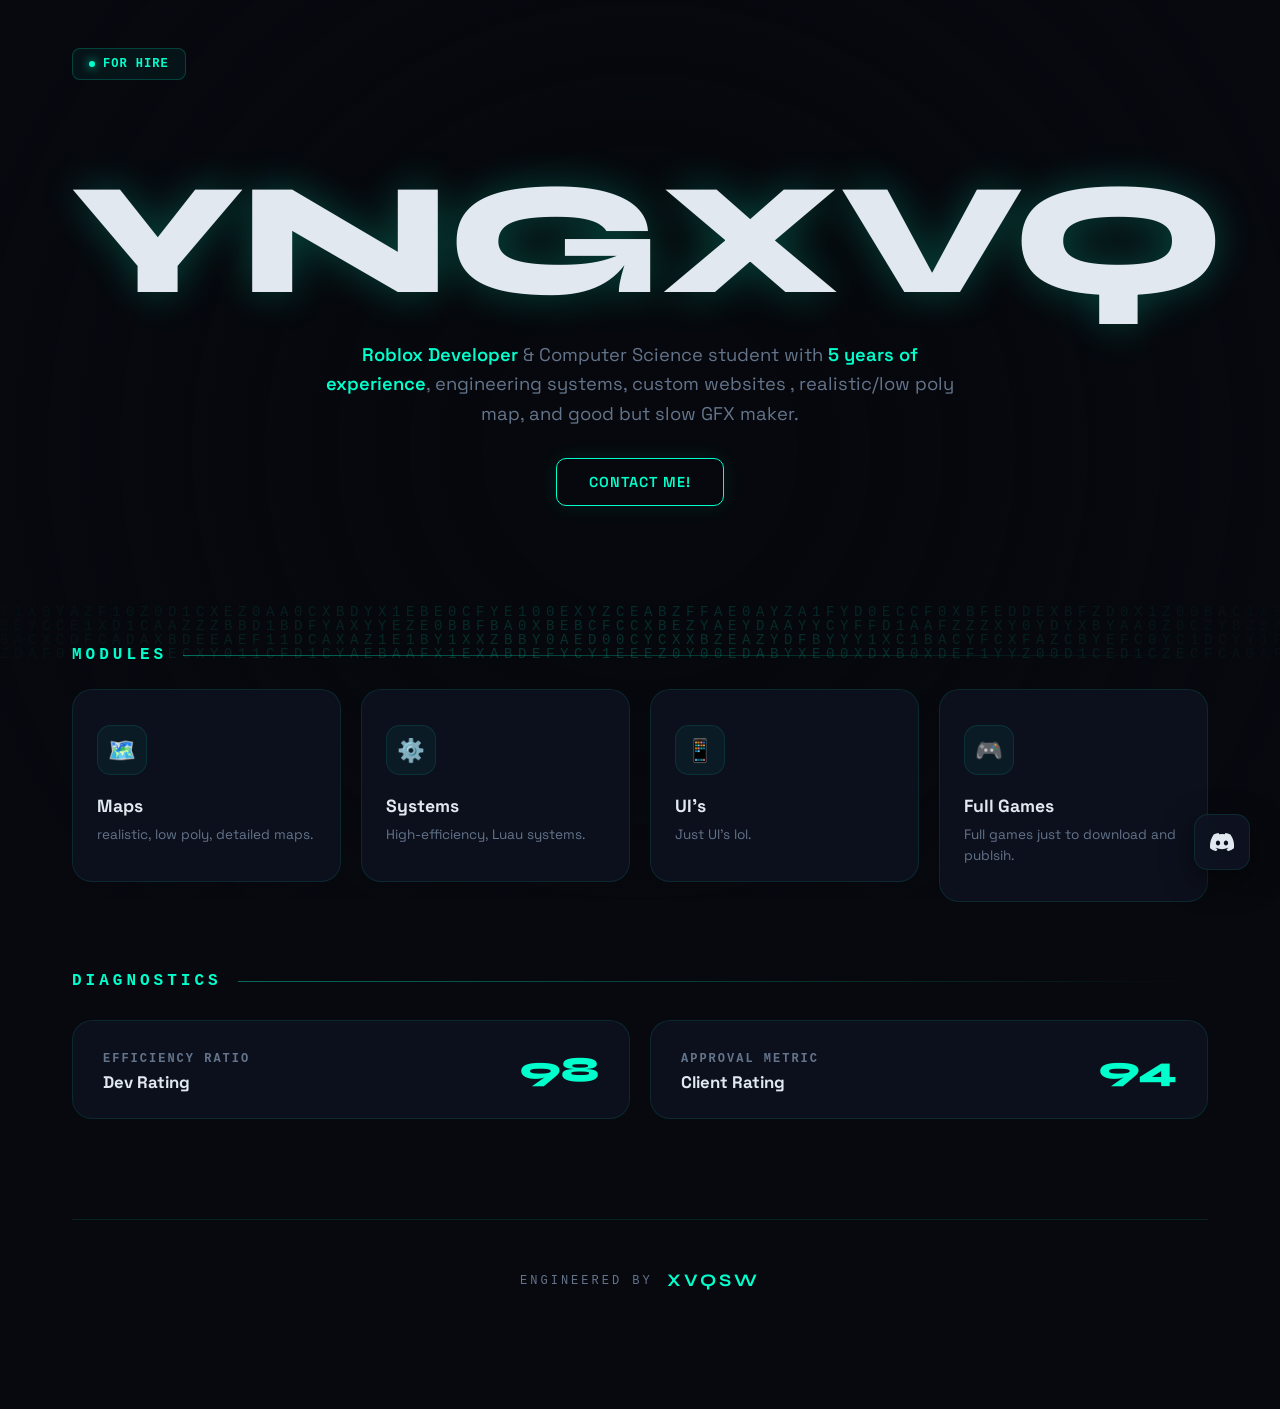
<file: index.html>
<!DOCTYPE html>
<html lang="en">
<head>
    <meta charset="UTF-8">
    <meta name="viewport" content="width=device-width, initial-scale=1.0">
    <title>XVQ | Portfolio</title>
    <link href="https://fonts.googleapis.com/css2?family=Space+Grotesk:wght@300;400;500;600;700&family=Syne:wght@700;800&display=swap" rel="stylesheet">
    <link rel="stylesheet" href="style.css">
</head>
<body>

    <canvas id="matrix-canvas"></canvas>
    <div class="cyber-overlay"></div>

    <div class="discord-wrapper">
        <a href="https://discord.gg/WaR3h4JqYm" target="_blank" class="discord-float" aria-label="Join Discord">
            <svg viewBox="0 0 127.14 96.36"><path d="M107.7,8.07A105.15,105.15,0,0,0,81.47,0a72.06,72.06,0,0,0-3.36,6.83A97.68,97.68,0,0,0,49,6.83,72.06,72.06,0,0,0,45.64,0,105.89,105.89,0,0,0,19.39,8.09C2.71,32.65-1.71,56.6.54,80.21h0A105.73,105.73,0,0,0,32.71,96.36,77.7,77.7,0,0,0,39.6,85.25a68.42,68.42,0,0,1-10.85-5.18c.91-.66,1.8-1.34,2.66-2a75.57,75.57,0,0,0,64.32,0c.87.71,1.76,1.39,2.66,2a68.68,68.68,0,0,1-10.87,5.19,77,77,0,0,0,6.89,11.1,105.25,105.25,0,0,0,32.19-16.14h0C130.46,50.45,121.37,26.85,107.7,8.07ZM42.45,65.69C36.18,65.69,31,60,31,53s5.09-12.73,11.41-12.73S54.08,46,53.92,53,48.75,65.69,42.45,65.69Zm42.24,0C78.41,65.69,73.25,60,73.25,53s5.09-12.73,11.44-12.73S96.08,46,95.92,53,90.77,65.69,84.69,65.69Z"/></svg>
        </a>
    </div>

    <div class="content-wrapper">
        <header>
            <div class="status-badge">
                <span class="status-dot"></span>
                FOR HIRE
            </div>
        </header>

        <main class="hero-section">
            <div class="logo" id="logo">YNGXVQ</div>
            <p class="hero-subtitle">
                <b>Roblox Developer</b> & Computer Science student with <b>5 years of experience</b>, engineering systems, custom websites , realistic/low poly map, and good but slow GFX maker.
            </p>
            <div class="cta-group">
                <a href="https://discord.gg/WaR3h4JqYm" target="_blank" class="btn-primary">Contact Me!</a>
            </div>
        </main>

        <section>
            <div class="section-header">
                <h2>Modules</h2>
                <div class="section-line"></div>
            </div>
            <div class="service-grid">
                <a href="map.html" class="service-link">
                    <div class="service-card">
                        <div class="service-icon-wrapper">🗺️</div>
                        <h3>Maps</h3>
                        <p> realistic, low poly, detailed maps.</p>
                    </div>
                </a>
                <a href="system.html" class="service-link">
                    <div class="service-card">
                        <div class="service-icon-wrapper">⚙️</div>
                        <h3>Systems</h3>
                        <p>High-efficiency, Luau systems.</p>
                    </div>
                </a>
                <a href="ui.html" class="service-link">
                    <div class="service-card">
                        <div class="service-icon-wrapper">📱</div>
                        <h3>UI's</h3>
                        <p>Just UI's lol.</p>
                    </div>
                </a>
                <a href="game.html" class="service-link">
                    <div class="service-card">
                        <div class="service-icon-wrapper">🎮</div>
                        <h3>Full Games</h3>
                        <p>Full games just to download and publsih.</p>
                    </div>
                </a>
            </div>
        </section>

        <section>
            <div class="section-header">
                <h2>Diagnostics</h2>
                <div class="section-line"></div>
            </div>
            <div class="metrics-grid">
                <div class="metric-card">
                    <div class="metric-info">
                        <span>Efficiency Ratio</span>
                        <h4>Dev Rating</h4>
                    </div>
                    <div class="metric-score">98</div>
                </div>
                <div class="metric-card">
                    <div class="metric-info">
                        <span>Approval Metric</span>
                        <h4>Client Rating</h4>
                    </div>
                    <div class="metric-score">94</div>
                </div>
            </div>
        </section>

        <footer>
            Engineered by <b>xvqsw</b>
        </footer>
    </div>

    <script>
        const canvas = document.getElementById('matrix-canvas');
        const ctx = canvas.getContext('2d');

        function resize() {
            canvas.width = window.innerWidth;
            canvas.height = window.innerHeight;
        }
        window.addEventListener('resize', resize);
        resize();

        const letters = '01XYZABCDEF';
        const fontSize = 14;
        let columns = canvas.width / fontSize;
        let drops = [];
        for (let x = 0; x < columns; x++) {
            drops[x] = 1;
        }

        function drawMatrix() {
            ctx.fillStyle = 'rgba(7, 9, 15, 0.1)';
            ctx.fillRect(0, 0, canvas.width, canvas.height);

            ctx.fillStyle = '#00ffcc';
            ctx.font = fontSize + 'px monospace';

            for (let i = 0; i < drops.length; i++) {
                const text = letters.charAt(Math.floor(Math.random() * letters.length));
                ctx.fillText(text, i * fontSize, drops[i] * fontSize);

                if (drops[i] * fontSize > canvas.height && Math.random() > 0.975) {
                    drops[i] = 0;
                }
                drops[i]++;
            }
        }
        setInterval(drawMatrix, 35);
    </script>
</body>
</html>
</file>
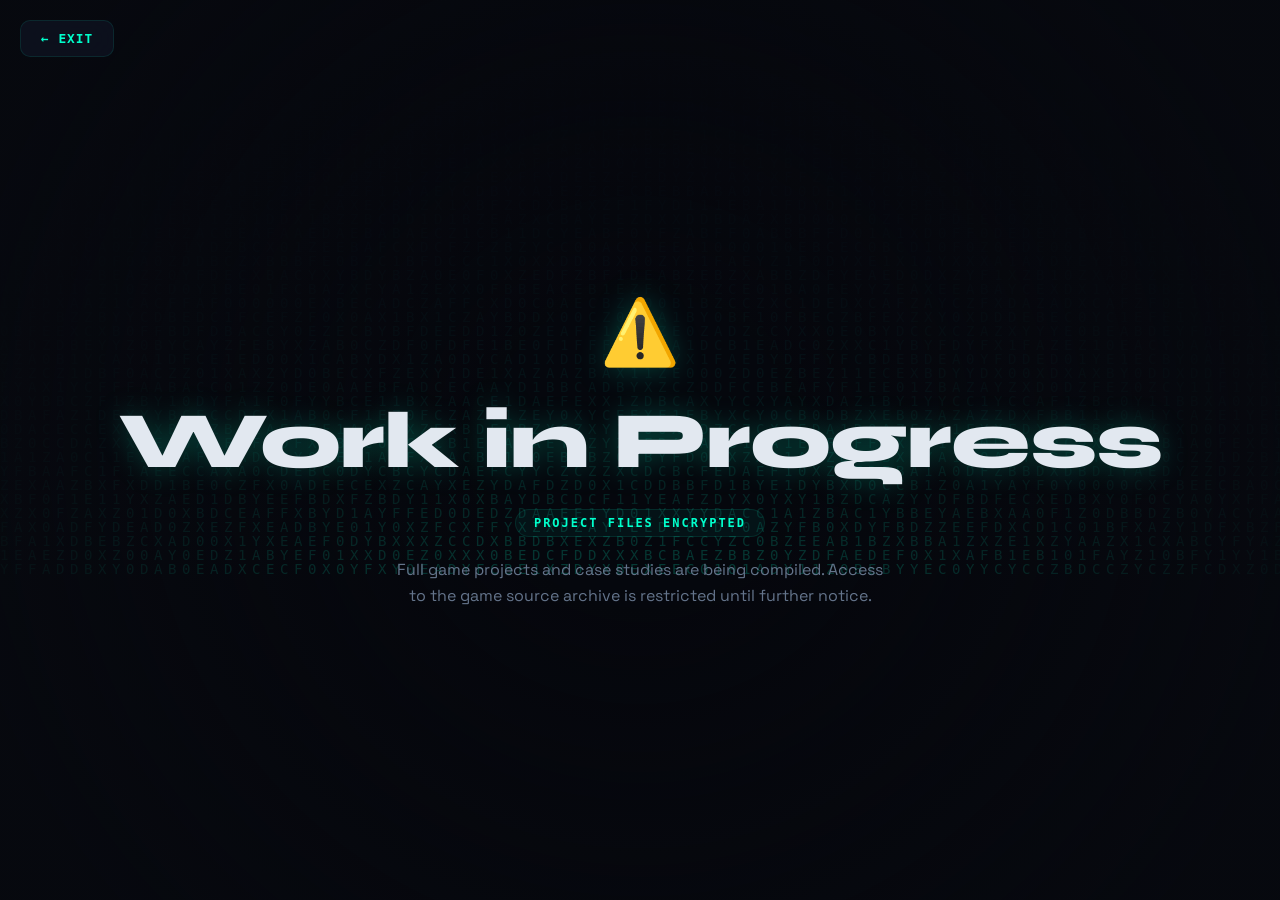
<file: game.html>
<!DOCTYPE html>
<html lang="en">
<head>
    <meta charset="UTF-8">
    <meta name="viewport" content="width=device-width, initial-scale=1.0">
    <title>XV | Games Archive</title>
    <link href="https://fonts.googleapis.com/css2?family=Space+Grotesk:wght@300;400;500;600;700&family=Syne:wght@700;800&display=swap" rel="stylesheet">
    <style>
        :root {
            --bg-deep: #07090f;
            --surface: #0f1322;
            --surface-glass: rgba(15, 19, 34, 0.75);
            --border-subtle: rgba(0, 255, 204, 0.1);
            --border-hover: rgba(0, 255, 204, 0.5);
            --accent-cyan: #00ffcc;
            --accent-glow: rgba(0, 255, 204, 0.25);
            --text-main: #e2e8f0;
            --text-muted: #64748b;
            --radius-lg: 20px;
            --radius-md: 14px;
        }

        * { box-sizing: border-box; margin: 0; padding: 0; }

        body, html {
            background-color: var(--bg-deep);
            color: var(--text-main);
            font-family: 'Space Grotesk', sans-serif;
            overflow: hidden;
        }

        #matrix-canvas {
            position: fixed;
            top: 0; left: 0;
            width: 100%; height: 100%;
            pointer-events: none;
            z-index: 1;
            opacity: 0.2;
        }

        .cyber-overlay {
            position: fixed; top: 0; left: 0; width: 100%; height: 100%;
            background: radial-gradient(circle at 50% 50%, transparent 20%, rgba(7, 9, 15, 0.95) 90%);
            z-index: 2; pointer-events: none;
        }

        .back-btn {
            position: fixed; top: 20px; left: 20px;
            color: var(--accent-cyan); text-decoration: none; font-weight: 600;
            z-index: 100; border: 1px solid var(--border-subtle);
            padding: 10px 20px; border-radius: 10px;
            background: var(--surface-glass); backdrop-filter: blur(15px);
            transition: all 0.3s ease; letter-spacing: 1px; font-family: monospace; font-size: 0.8rem;
        }
        .back-btn:hover {
            border-color: var(--accent-cyan);
            background: var(--accent-cyan);
            color: var(--bg-deep);
            box-shadow: 0 0 20px var(--accent-glow);
        }

        .construction-wrapper {
            height: 100vh;
            display: flex;
            flex-direction: column;
            justify-content: center;
            align-items: center;
            text-align: center;
            position: relative;
            z-index: 10;
            padding: 0 2rem;
        }

        .alert-icon { font-size: 4rem; margin-bottom: 20px; filter: drop-shadow(0 0 15px var(--accent-glow)); animation: pulse 2s infinite; }
        
        h1 {
            font-family: 'Syne', sans-serif;
            font-size: clamp(3rem, 7vw, 5rem);
            font-weight: 800;
            color: var(--text-main);
            margin: 0;
            text-shadow: 0 0 30px var(--accent-glow);
            letter-spacing: -1px;
        }

        .status-tag {
            background: rgba(0, 255, 204, 0.05);
            border: 1px solid var(--border-subtle);
            color: var(--accent-cyan);
            padding: 6px 18px;
            border-radius: 20px;
            font-size: 0.75rem;
            letter-spacing: 2px;
            text-transform: uppercase;
            margin-top: 20px;
            font-family: monospace;
            font-weight: 600;
        }

        p { color: var(--text-muted); max-width: 500px; line-height: 1.6; margin-top: 20px; font-size: 0.95ln; }

        @keyframes pulse { 
            0% { transform: scale(1); opacity: 1; } 
            50% { transform: scale(1.05); opacity: 0.8; } 
            100% { transform: scale(1); opacity: 1; } 
        }
    </style>
</head>
<body>
    <canvas id="matrix-canvas"></canvas>
    <div class="cyber-overlay"></div>
    <a href="index.html" class="back-btn">&larr; EXIT</a>

    <div class="construction-wrapper">
        <div class="alert-icon">⚠️</div>
        <h1>Work in Progress</h1>
        <div class="status-tag">Project Files Encrypted</div>
        <p>Full game projects and case studies are being compiled. Access to the game source archive is restricted until further notice.</p>
    </div>

    <script>
        const canvas = document.getElementById('matrix-canvas');
        const ctx = canvas.getContext('2d');

        function resize() {
            canvas.width = window.innerWidth;
            canvas.height = window.innerHeight;
        }
        window.addEventListener('resize', resize);
        resize();

        const letters = '01XYZABCDEF';
        const fontSize = 14;
        let columns = canvas.width / fontSize;
        let drops = [];
        for (let x = 0; x < columns; x++) {
            drops[x] = 1;
        }

        function drawMatrix() {
            ctx.fillStyle = 'rgba(7, 9, 15, 0.1)';
            ctx.fillRect(0, 0, canvas.width, canvas.height);

            ctx.fillStyle = '#00ffcc';
            ctx.font = fontSize + 'px monospace';

            for (let i = 0; i < drops.length; i++) {
                const text = letters.charAt(Math.floor(Math.random() * letters.length));
                ctx.fillText(text, i * fontSize, drops[i] * fontSize);

                if (drops[i] * fontSize > canvas.height && Math.random() > 0.975) {
                    drops[i] = 0;
                }
                drops[i]++;
            }
        }
        setInterval(drawMatrix, 35);
    </script>
</body>
</html>
</file>
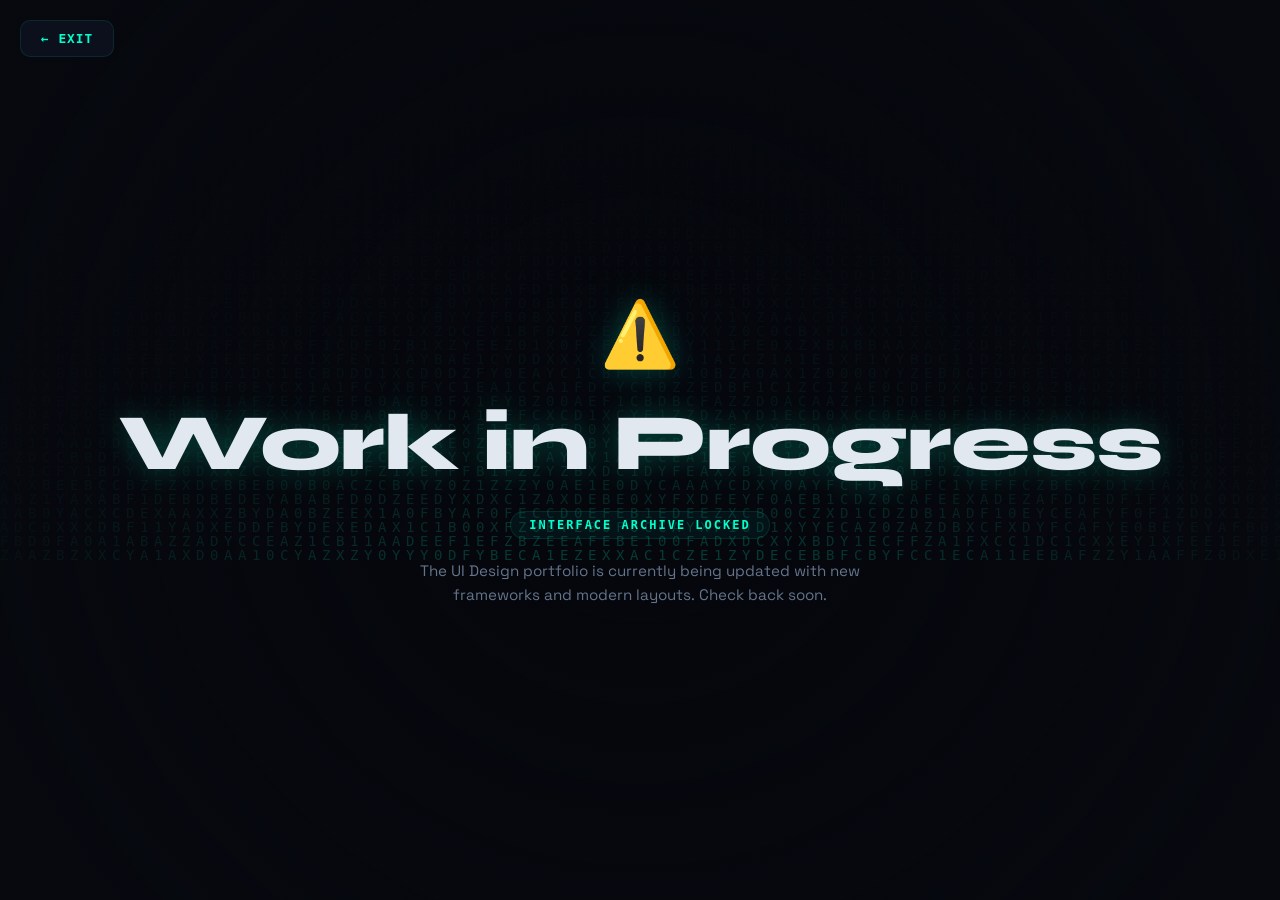
<file: ui.html>
<!DOCTYPE html>
<html lang="en">
<head>
    <meta charset="UTF-8">
    <meta name="viewport" content="width=device-width, initial-scale=1.0">
    <title>XV | UI Archive</title>
    <link href="https://fonts.googleapis.com/css2?family=Space+Grotesk:wght@300;400;500;600;700&family=Syne:wght@700;800&display=swap" rel="stylesheet">
    <style>
        :root {
            --bg-deep: #07090f;
            --surface: #0f1322;
            --surface-glass: rgba(15, 19, 34, 0.75);
            --border-subtle: rgba(0, 255, 204, 0.1);
            --border-hover: rgba(0, 255, 204, 0.5);
            --accent-cyan: #00ffcc;
            --accent-glow: rgba(0, 255, 204, 0.25);
            --text-main: #e2e8f0;
            --text-muted: #64748b;
            --radius-lg: 20px;
            --radius-md: 14px;
        }

        * { box-sizing: border-box; margin: 0; padding: 0; }

        body, html {
            background-color: var(--bg-deep);
            color: var(--text-main);
            font-family: 'Space Grotesk', sans-serif;
            overflow: hidden;
        }

        #matrix-canvas {
            position: fixed;
            top: 0; left: 0;
            width: 100%; height: 100%;
            pointer-events: none;
            z-index: 1;
            opacity: 0.2;
        }

        .cyber-overlay {
            position: fixed; top: 0; left: 0; width: 100%; height: 100%;
            background: radial-gradient(circle at 50% 50%, transparent 20%, rgba(7, 9, 15, 0.95) 90%);
            z-index: 2; pointer-events: none;
        }

        .back-btn {
            position: fixed; top: 20px; left: 20px;
            color: var(--accent-cyan); text-decoration: none; font-weight: 600;
            z-index: 100; border: 1px solid var(--border-subtle);
            padding: 10px 20px; border-radius: 10px;
            background: var(--surface-glass); backdrop-filter: blur(15px);
            transition: all 0.3s ease; letter-spacing: 1px; font-family: monospace; font-size: 0.8rem;
        }
        .back-btn:hover {
            border-color: var(--accent-cyan);
            background: var(--accent-cyan);
            color: var(--bg-deep);
            box-shadow: 0 0 20px var(--accent-glow);
        }

        .construction-wrapper {
            height: 100vh;
            display: flex;
            flex-direction: column;
            justify-content: center;
            align-items: center;
            text-align: center;
            position: relative;
            z-index: 10;
            padding: 0 2rem;
        }

        .alert-icon { font-size: 4rem; margin-bottom: 20px; filter: drop-shadow(0 0 15px var(--accent-glow)); animation: pulse 2s infinite; }
        
        h1 {
            font-family: 'Syne', sans-serif;
            font-size: clamp(3rem, 7vw, 5rem);
            font-weight: 800;
            color: var(--text-main);
            margin: 0;
            text-shadow: 0 0 30px var(--accent-glow);
            letter-spacing: -1px;
        }

        .status-tag {
            background: rgba(0, 255, 204, 0.05);
            border: 1px solid var(--border-subtle);
            color: var(--accent-cyan);
            padding: 6px 18px;
            border-radius: 20px;
            font-size: 0.75rem;
            letter-spacing: 2px;
            text-transform: uppercase;
            margin-top: 20px;
            font-family: monospace;
            font-weight: 600;
        }
        
        p { color: var(--text-muted); max-width: 500px; line-height: 1.6; margin-top: 20px; font-size: 0.95rem; }

        @keyframes pulse {
            0% { transform: scale(1); opacity: 1; }
            50% { transform: scale(1.05); opacity: 0.8; }
            100% { transform: scale(1); opacity: 1; }
        }
    </style>
</head>
<body>
    <canvas id="matrix-canvas"></canvas>
    <div class="cyber-overlay"></div>
    <a href="index.html" class="back-btn">&larr; EXIT</a>

    <div class="construction-wrapper">
        <div class="alert-icon">⚠️</div>
        <h1>Work in Progress</h1>
        <div class="status-tag">Interface Archive Locked</div>
        <p>The UI Design portfolio is currently being updated with new frameworks and modern layouts. Check back soon.</p>
    </div>

    <script>
        const canvas = document.getElementById('matrix-canvas');
        const ctx = canvas.getContext('2d');

        function resize() {
            canvas.width = window.innerWidth;
            canvas.height = window.innerHeight;
        }
        window.addEventListener('resize', resize);
        resize();

        const letters = '01XYZABCDEF';
        const fontSize = 14;
        let columns = canvas.width / fontSize;
        let drops = [];
        for (let x = 0; x < columns; x++) {
            drops[x] = 1;
        }

        function drawMatrix() {
            ctx.fillStyle = 'rgba(7, 9, 15, 0.1)';
            ctx.fillRect(0, 0, canvas.width, canvas.height);

            ctx.fillStyle = '#00ffcc';
            ctx.font = fontSize + 'px monospace';

            for (let i = 0; i < drops.length; i++) {
                const text = letters.charAt(Math.floor(Math.random() * letters.length));
                ctx.fillText(text, i * fontSize, drops[i] * fontSize);

                if (drops[i] * fontSize > canvas.height && Math.random() > 0.975) {
                    drops[i] = 0;
                }
                drops[i]++;
            }
        }
        setInterval(drawMatrix, 35);
    </script>
</body>
</html>
</file>
<file: style.css>
:root {
    --bg-deep: #07090f;
    --surface: #0f1322;
    --surface-glass: rgba(15, 19, 34, 0.75);
    --border-subtle: rgba(0, 255, 204, 0.1);
    --border-hover: rgba(0, 255, 204, 0.5);
    --accent-cyan: #00ffcc;
    --accent-glow: rgba(0, 255, 204, 0.25);
    --text-main: #e2e8f0;
    --text-muted: #64748b;
    --radius-lg: 20px;
    --radius-md: 14px;
}

* { box-sizing: border-box; margin: 0; padding: 0; }

body, html {
    background-color: var(--bg-deep);
    color: var(--text-main);
    font-family: 'Space Grotesk', sans-serif;
    overflow-x: hidden;
    scroll-behavior: smooth;
}

#matrix-canvas {
    position: fixed;
    top: 0; left: 0;
    width: 100%; height: 100%;
    pointer-events: none;
    z-index: 1;
    opacity: 0.2;
}

.cyber-overlay {
    position: fixed; top: 0; left: 0; width: 100%; height: 100%;
    background: radial-gradient(circle at 50% 50%, transparent 20%, rgba(7, 9, 15, 0.95) 90%);
    z-index: 2; pointer-events: none;
}

.content-wrapper { position: relative; z-index: 10; max-width: 1200px; margin: 0 auto; padding: 3rem 2rem 6rem 2rem; }

header {
    display: flex;
    justify-content: space-between;
    align-items: center;
    margin-bottom: 50px;
    animation: fadeIn 1s ease-out;
}

.status-badge {
    display: inline-flex;
    align-items: center;
    gap: 8px;
    background: rgba(0, 255, 204, 0.05);
    border: 1px solid rgba(0, 255, 204, 0.2);
    padding: 8px 16px;
    border-radius: 8px;
    font-size: 0.75rem;
    font-weight: 600;
    letter-spacing: 1px;
    color: var(--accent-cyan);
    font-family: monospace;
}

.status-dot {
    width: 6px;
    height: 6px;
    background: var(--accent-cyan);
    border-radius: 50%;
    box-shadow: 0 0 10px var(--accent-cyan);
    animation: pulseDot 2s infinite;
}

.hero-section {
    text-align: center;
    padding: 30px 0 70px 0;
    position: relative;
}

.logo {
    font-family: 'Syne', sans-serif;
    font-size: clamp(5rem, 14vw, 10rem);
    font-weight: 800;
    color: var(--text-main);
    line-height: 1;
    margin-bottom: 20px;
    letter-spacing: -2px;
    text-shadow: 0 0 40px var(--accent-glow);
    user-select: none;
}

.hero-subtitle {
    font-size: 1.15rem;
    color: var(--text-muted);
    font-weight: 400;
    max-width: 650px;
    margin: 0 auto 30px auto;
    line-height: 1.6;
}

.hero-subtitle b {
    color: var(--accent-cyan);
    font-weight: 600;
}

.cta-group {
    display: flex;
    justify-content: center;
    gap: 16px;
    margin-top: 30px;
}

.btn-primary {
    background: transparent;
    border: 1px solid var(--accent-cyan);
    color: var(--accent-cyan);
    padding: 14px 32px;
    border-radius: 10px;
    font-weight: 600;
    text-decoration: none;
    font-size: 0.9rem;
    letter-spacing: 1px;
    text-transform: uppercase;
    box-shadow: 0 0 20px rgba(0, 255, 204, 0.1);
    transition: all 0.3s ease;
}

.btn-primary:hover {
    background: var(--accent-cyan);
    color: #07090f;
    box-shadow: 0 0 30px var(--accent-cyan);
    transform: translateY(-2px);
}

section { margin-top: 70px; }

.section-header {
    display: flex;
    align-items: center;
    gap: 16px;
    margin-bottom: 25px;
}

.section-header h2 {
    font-size: 1rem;
    text-transform: uppercase;
    letter-spacing: 4px;
    font-weight: 700;
    color: var(--accent-cyan);
    font-family: monospace;
}

.section-line {
    height: 1px;
    flex: 1;
    background: linear-gradient(90deg, rgba(0,255,204,0.4), transparent);
}

.service-grid {
    display: grid;
    grid-template-columns: repeat(auto-fit, minmax(240px, 1fr));
    gap: 20px;
}

.service-link { text-decoration: none; color: inherit; display: block; }

.service-card {
    background: var(--surface-glass);
    border: 1px solid var(--border-subtle);
    border-radius: var(--radius-lg);
    padding: 35px 24px;
    text-align: left;
    backdrop-filter: blur(15px);
    transition: all 0.3s cubic-bezier(0.16, 1, 0.3, 1);
    position: relative;
    overflow: hidden;
}

.service-card:hover {
    border-color: var(--border-hover);
    transform: translateY(-5px);
    box-shadow: 0 15px 35px rgba(0, 0, 0, 0.5), 0 0 15px rgba(0, 255, 204, 0.1);
}

.service-icon-wrapper {
    width: 50px; height: 50px;
    background: rgba(0, 255, 204, 0.05);
    border: 1px solid var(--border-subtle);
    border-radius: var(--radius-md);
    display: flex; align-items: center; justify-content: center;
    font-size: 1.4rem;
    margin-bottom: 20px;
    transition: border-color 0.3s ease;
}

.service-card:hover .service-icon-wrapper {
    border-color: var(--accent-cyan);
}

.service-card h3 {
    font-size: 1.1rem;
    font-weight: 700;
    margin-bottom: 8px;
    color: var(--text-main);
}

.service-card p {
    font-size: 0.85rem;
    color: var(--text-muted);
    line-height: 1.5;
}

.metrics-grid {
    display: grid;
    grid-template-columns: repeat(auto-fit, minmax(280px, 1fr));
    gap: 20px;
    margin-top: 30px;
}

.metric-card {
    background: var(--surface-glass);
    border: 1px solid var(--border-subtle);
    border-radius: var(--radius-lg);
    padding: 25px 30px;
    backdrop-filter: blur(15px);
    display: flex;
    align-items: center;
    justify-content: space-between;
}

.metric-info span {
    font-size: 0.75rem;
    text-transform: uppercase;
    letter-spacing: 2px;
    color: var(--text-muted);
    font-weight: 600;
    font-family: monospace;
}

.metric-info h4 {
    font-size: 1.05rem;
    font-weight: 700;
    margin-top: 4px;
}

.metric-score {
    font-size: 2.2rem;
    font-weight: 800;
    color: var(--accent-cyan);
    font-family: 'Syne', sans-serif;
}

footer {
    text-align: center;
    padding: 50px 0 20px 0;
    color: var(--text-muted);
    font-size: 0.75rem;
    letter-spacing: 3px;
    text-transform: uppercase;
    border-top: 1px solid var(--border-subtle);
    margin-top: 100px;
    font-family: monospace;
}

footer b {
    color: var(--accent-cyan);
    font-family: 'Syne', sans-serif;
    font-size: 1.1rem;
    vertical-align: middle;
    margin-left: 4px;
}

.discord-wrapper {
    position: fixed;
    bottom: 30px; right: 30px;
    z-index: 1000;
}

.discord-float {
    width: 56px; height: 56px;
    background: rgba(15, 19, 34, 0.9);
    border: 1px solid var(--border-subtle);
    border-radius: 14px;
    display: flex; justify-content: center; align-items: center;
    backdrop-filter: blur(15px);
    transition: all 0.3s ease;
    padding: 15px;
    box-shadow: 0 10px 30px rgba(0,0,0,0.5);
}

.discord-float svg { fill: var(--text-main); width: 100%; transition: fill 0.3s ease; }

.discord-wrapper:hover .discord-float {
    border-color: var(--accent-cyan);
    box-shadow: 0 0 25px rgba(0, 255, 204, 0.3);
    transform: translateY(-3px);
}

.discord-wrapper:hover .discord-float svg { fill: var(--accent-cyan); }

@keyframes fadeIn {
    from { opacity: 0; transform: translateY(-10px); }
    to { opacity: 1; transform: translateY(0); }
}

@keyframes pulseDot {
    0% { transform: scale(0.95); box-shadow: 0 0 0 0 rgba(0, 255, 204, 0.7); }
    70% { transform: scale(1); box-shadow: 0 0 0 6px rgba(0, 255, 204, 0); }
    100% { transform: scale(0.95); box-shadow: 0 0 0 0 rgba(0, 255, 204, 0); }
}
</file>
